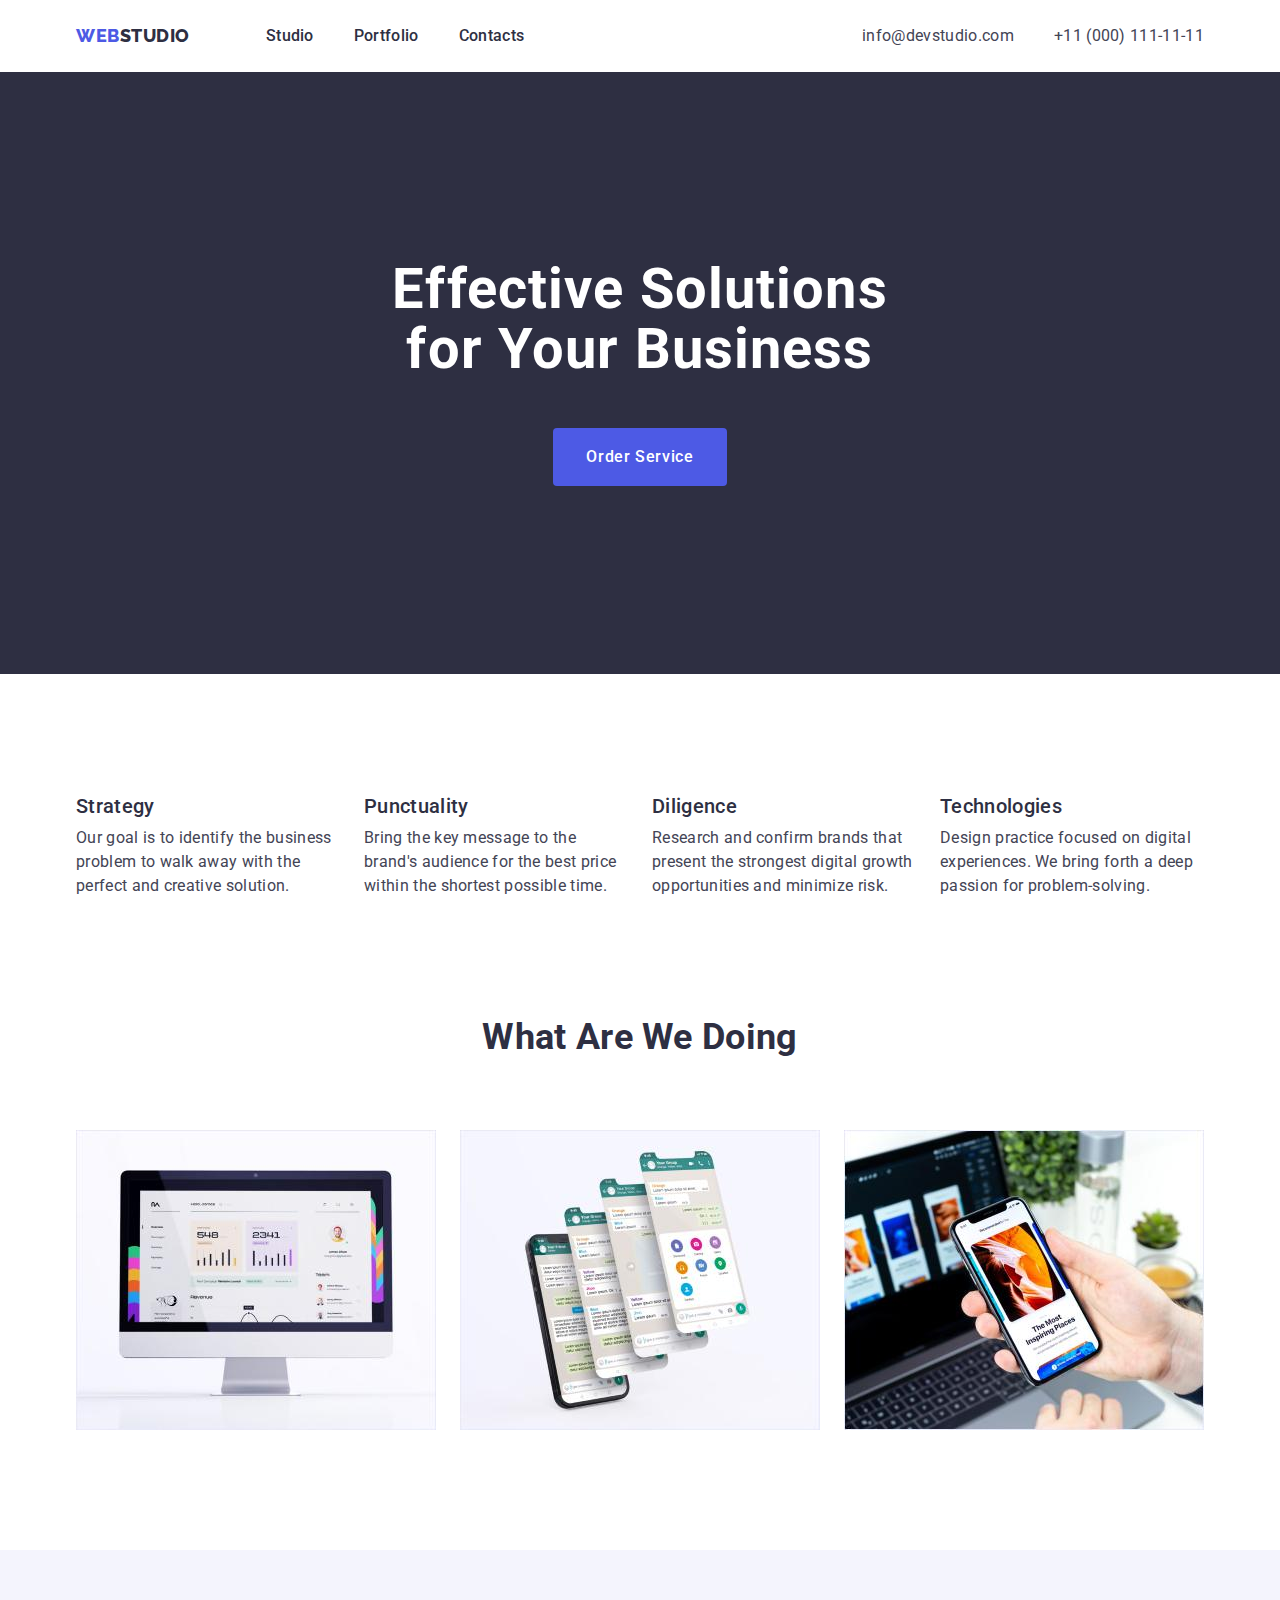
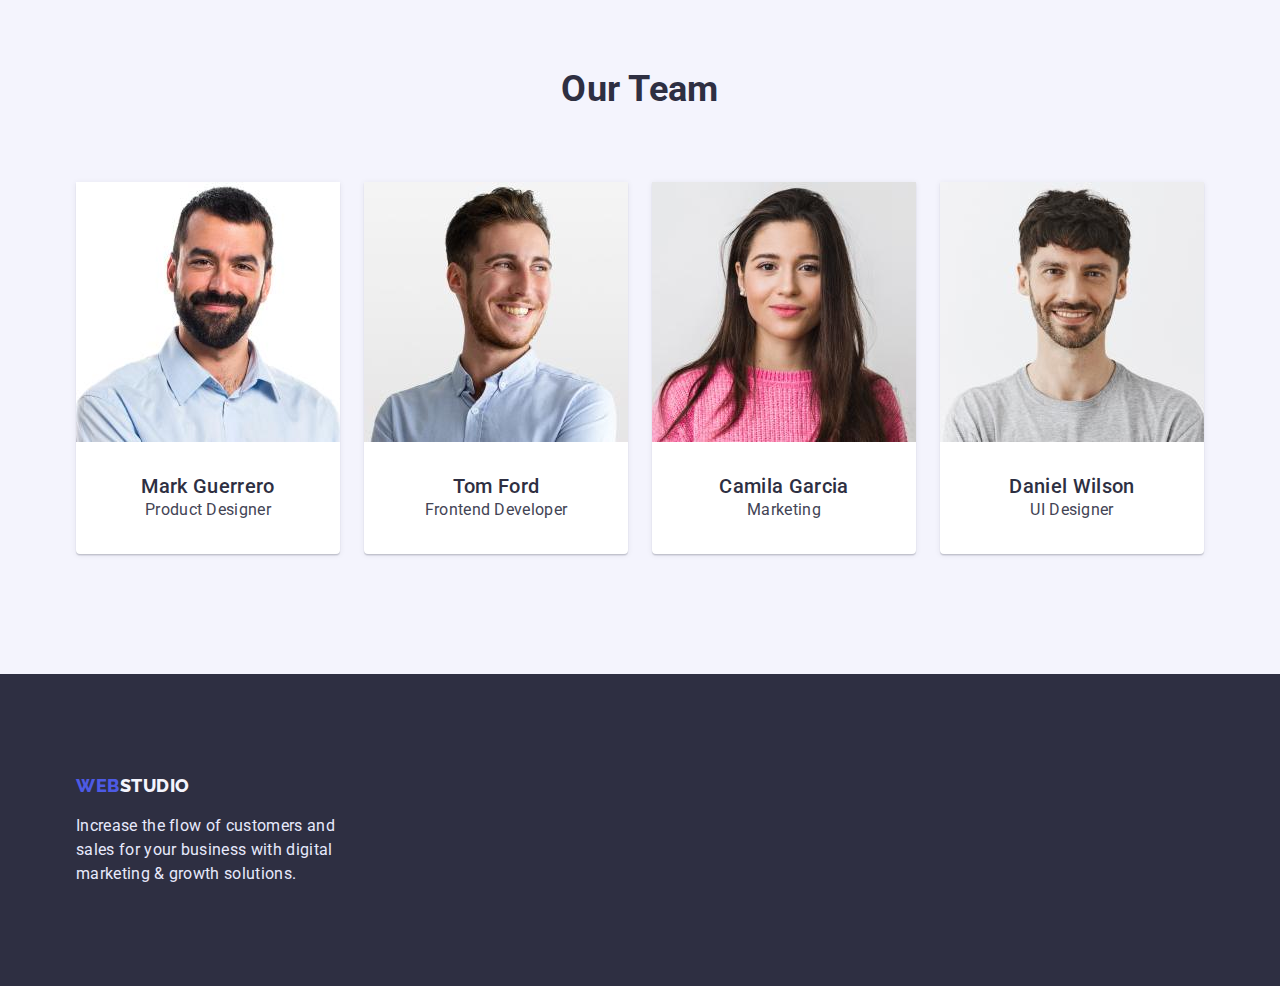
<file: index.html>
<!DOCTYPE html>
<html lang="en">
  <head>
    <meta charset="UTF-8">
    <meta http-equiv="X-UA-Compatible" content="IE=edge">
    <meta name="viewport" content="width=, initial-scale=1.0">
    <title>WEBSTUDIO</title>
    <link rel="preconnect" href="https://fonts.googleapis.com">
    <link rel="preconnect" href="https://fonts.gstatic.com" crossorigin>
    <link
      href="https://fonts.googleapis.com/css2?family=Raleway:wght@400;800&family=Roboto:wght@400;500;700;900&display=swap"
      rel="stylesheet">
      <link 
      rel="stylesheet" 
      href="https://cdn.jsdelivr.net/npm/modern-normalize@1.1.0/modern-normalize.min.css">
    <link rel="stylesheet" href="./css/styles.css">
  </head>
  <body>
    <!-- HEADER -->
    <header class="page-header">
      <div class="container header-div">
        <nav class="page-nav">
          <a class="logo logo-header link" href="./index.html"><span class="logo-web">Web</span>Studio</a>
          <ul class="menu-nav list">
            <li class="menu-item">
              <a class="menu-link link" href="./index.html">Studio</a>
            </li>
            <li class="menu-item">
              <a class="menu-link link" href="./portfolio.html">Portfolio</a>
            </li>
            <li class="menu-item">
              <a class="menu-link link" href="">Contacts</a>
            </li>
          </ul>
        </nav>
        <address class="address">
          <ul class="menu-address list">
            <li>
              <a class="contact-mail link" href="mailto:info@devstudio.com">info@devstudio.com</a>
            </li>
            <li>
              <a class="contact-phone-number link" href="tel:+110001111111">+11 (000) 111-11-11</a>
            </li>
          </ul>
        </address>
      </div>
    </header>
    <!-- /HEADER -->
    <main>
      <!-- HERO -->
      <section class="hero">
        <div class="container hero-div">
          <h1 class="hero-title">Effective Solutions for Your Business</h1>
          <button class="modal-btn" type="button">Order Service</button>
        </div>
      </section>
      <!-- /HERO -->
      <!-- BENEFITS -->
      <section>
        <div class="container benefits-div">
          <h2 hidden>Benefits</h2>
          <ul class="benefits-list list">
            <li class="benefits-item">
              <h3 class="frequently-header benefits-header">Strategy</h3>
              <p class="frequently-description">
                Our goal is to identify the business problem to walk away with the
                perfect and creative solution.
              </p>
            </li >
            <li class="benefits-item">
              <h3 class="frequently-header benefits-header">Punctuality</h3>
              <p class="frequently-description">
                Bring the key message to the brand's audience for the best price
                within the shortest possible time.
              </p>
            </li>
            <li class="benefits-item">
              <h3 class="frequently-header benefits-header">Diligence</h3>
              <p class="frequently-description">
                Research and confirm brands that present the strongest digital
                growth opportunities and minimize risk.
              </p>
            </li>
            <li class="benefits-item">
              <h3 class="frequently-header benefits-header">Technologies</h3>
              <p class="frequently-description">
                Design practice focused on digital experiences. We bring forth a
                deep passion for problem-solving.
              </p>
            </li>
          </ul>
        </div>
      </section>
      <!-- /BENEFITS -->
      <!-- WORK -->
      <section>
        <div class="container work-div">
          <h2 class="secondary-title work-title">What are we doing</h2>
            <ul class="work-list list">
              <li class="work-item">
                <img
                  src="./images/benefits/desktop.jpg"
                  alt="desktop application"
                  width="360"
                  height="300"
                >
              </li>
              <li class="work-item">
                <img
                  src="./images/benefits/mobapp.jpg"
                  alt="mobile application"
                  width="360"
                  height="300"
                >
              </li>
              <li class="work-item">
                <img
                  src="./images/benefits/design.jpg"
                  alt="design for your product"
                  width="360"
                  height="300"
                >
              </li>
            </ul>
        </div>
      </section>
      <!-- /WORK -->
      <!-- TEAM -->
      <section class="team-section">
        <div class="container team-div">
          <h2 class="secondary-title team-header">Our Team</h2>
          <ul class="team-list list">
            <li class="team-item">
              <img
                src="./images/staff/product-d.jpg"
                alt="Mark Guerrero"
                width="264"
                height="260"
              >
              <div class="team-item-div">
                <h3 class="frequently-header">Mark Guerrero</h3>
                <p class="frequently-description">Product Designer</p>
              </div>
            </li>
            <li class="team-item">
              <img
                src="./images/staff/front-dev.jpg"
                alt="Tom Ford"
                width="264"
                height="260"
              >
              <div class="team-item-div">              
                <h3 class="frequently-header">Tom Ford</h3>
                <p class="frequently-description">Frontend Developer</p>
              </div>
            </li>
            <li class="team-item">
              <img
                src="./images/staff/marketing.jpg"
                alt="Camila Garcia"
                width="264"
                height="260"
              >
              <div class="team-item-div">              
                <h3 class="frequently-header">Camila Garcia</h3>
                <p class="frequently-description">Marketing</p>
               </div>
            </li>
            <li class="team-item">
              <img
                src="./images/staff/designer.jpg"
                alt="Daniel Wilson"
                width="264"
                height="260"
              >
              <div class="team-item-div">
                <h3 class="frequently-header">Daniel Wilson</h3>
                <p class="frequently-description">UI Designer</p>
              </div>
            </li>
          </ul>
        </div>
      </section>
      <!-- /TEAM -->
    </main>
    <!-- FOOTER -->
    <footer class="footer-section">
      <div class="container footer-div">
        <a class="logo footer-logo link" href="./index.html"><span class="logo-web">Web</span>Studio</a>
        <p class="description-footer footer-text">
          Increase the flow of customers and sales for your business with digital
          marketing & growth solutions.
        </p>
      </div>
    </footer>
    <!-- /FOOTER -->
  </body>
</html>
</file>
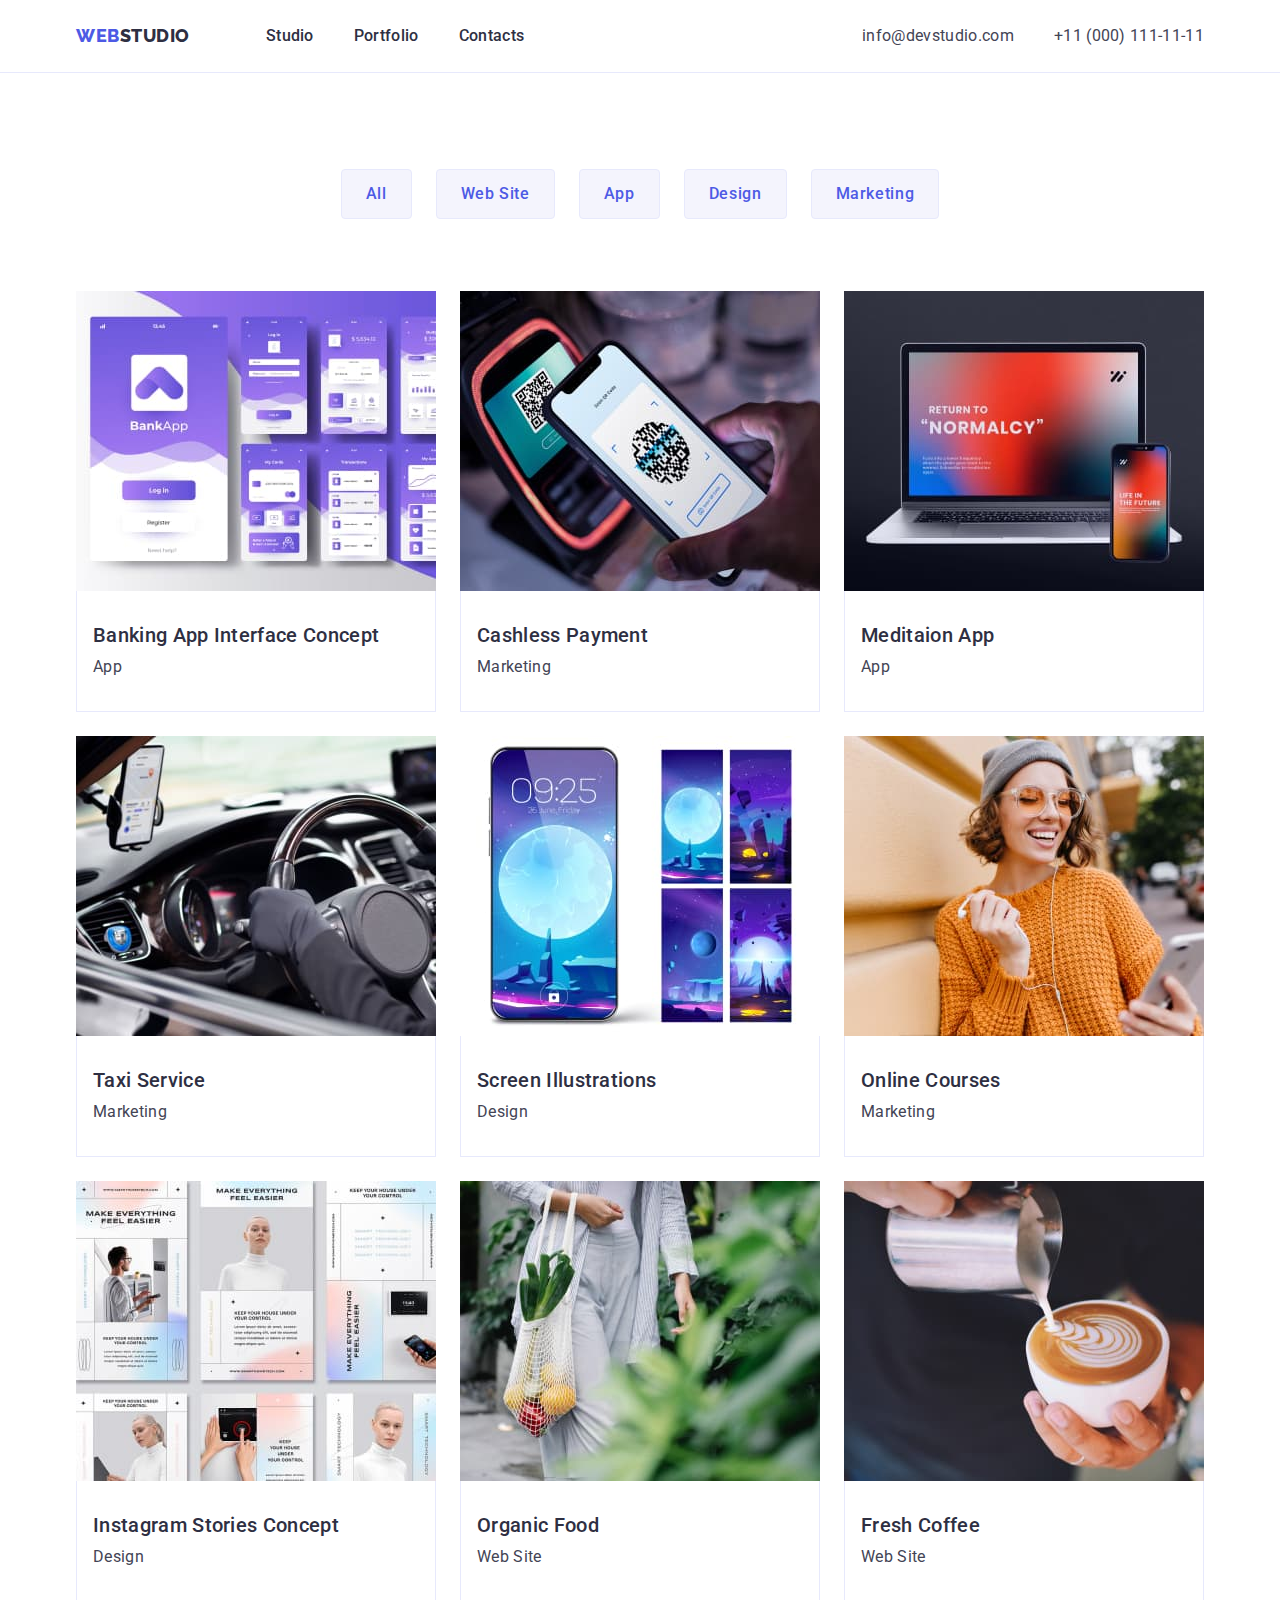
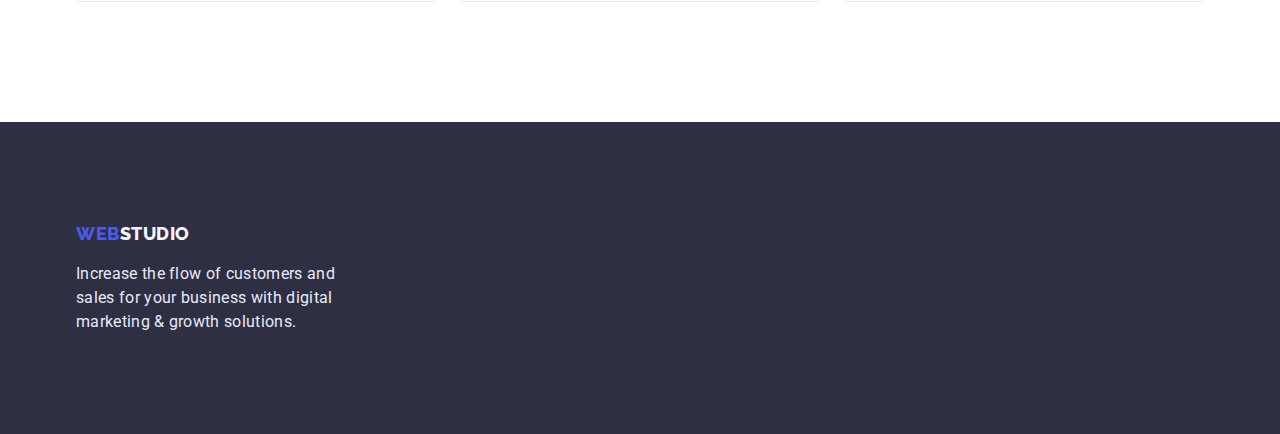
<file: portfolio.html>
<!DOCTYPE html>
<html lang="en">
  <head>
    <meta charset="UTF-8" />
    <meta http-equiv="X-UA-Compatible" content="IE=edge" />
    <meta name="viewport" content="width=, initial-scale=1.0" />
    <title>WEBSTUDIO</title>
    <link rel="preconnect" href="https://fonts.googleapis.com" />
    <link rel="preconnect" href="https://fonts.gstatic.com" crossorigin />
    <link
      href="https://fonts.googleapis.com/css2?family=Raleway:wght@400;800&family=Roboto:wght@400;500;700;900&display=swap"
      rel="stylesheet"
    />
    <link
      rel="stylesheet"
      href="https://cdn.jsdelivr.net/npm/modern-normalize@1.1.0/modern-normalize.min.css"
    />
    <link rel="stylesheet" href="./css/styles.css" />
  </head>
  <body>
    <!-- HEADER -->
    <header class="page-header header-line">
      <div class="container header-div">
        <nav class="page-nav">
          <a class="logo logo-header link" href="./index.html"
            ><span class="logo-web">Web</span>Studio</a
          >
          <ul class="menu-nav list">
            <li class="menu-item">
              <a class="menu-link link" href="./index.html">Studio</a>
            </li>
            <li class="menu-item">
              <a class="menu-link link" href="./portfolio.html">Portfolio</a>
            </li>
            <li class="menu-item">
              <a class="menu-link link" href="">Contacts</a>
            </li>
          </ul>
        </nav>
        <address class="address">
          <ul class="menu-address list">
            <li>
              <a class="contact-mail link" href="mailto:info@devstudio.com"
                >info@devstudio.com</a
              >
            </li>
            <li>
              <a class="contact-phone-number link" href="tel:+110001111111"
                >+11 (000) 111-11-11</a
              >
            </li>
          </ul>
        </address>
      </div>
    </header>
    <!-- /HEADER -->
    <!-- PORTFOLIO -->
    <main>
      <section class="portfolio-section">
        <div class="container porfolio-div">
          <ul class="buttons-list list">
            <li><button class="filter-btn" type="button">All</button></li>
            <li>
              <button class="filter-btn" type="button">Web Site</button>
            </li>
            <li><button class="filter-btn" type="button">App</button></li>
            <li><button class="filter-btn" type="button">Design</button></li>
            <li>
              <button class="filter-btn" type="button">Marketing</button>
            </li>
          </ul>
          <ul class="examples-list list">
            <li class="examples-item">
              <img
                src="./images/portfolio/bank-app.jpg"
                alt="bank application"
                width="360"
                height="300"
              />
              <div class="examples-item-div">
                <h2 class="frequently-header">
                  Banking App Interface Concept
                </h2>
                <p class="frequently-description examples-par">App</p>
              </div>
            </li>
            <li class="examples-item">
              <img
                src="./images/portfolio/cashless-pay.jpg"
                alt="pay application"
                width="360"
                height="300"
              />
              <div class="examples-item-div">
                <h2 class="frequently-header">Cashless Payment</h2>
                <p class="frequently-description examples-par">Marketing</p>
              </div>
            </li>
            <li class="examples-item">
              <img
                src="./images/portfolio/meditation-app.jpg"
                alt="meditation application"
                width="360"
                height="300"
              />
              <div class="examples-item-div">
                <h2 class="frequently-header">Meditaion App</h2>
                <p class="frequently-description examples-par">App</p>
              </div>
            </li>
            <li class="examples-item">
              <img
                src="./images/portfolio/taxi-ser.jpg"
                alt="taxi application"
                width="360"
                height="300"
              />
              <div class="examples-item-div">
                <h2 class="frequently-header">Taxi Service</h2>
                <p class="frequently-description examples-par">Marketing</p>
              </div>
            </li>
            <li class="examples-item">
              <img
                src="./images/portfolio/screen-ill.jpg"
                alt="screen application"
                width="360"
                height="300"
              />
              <div class="examples-item-div">
                <h2 class="frequently-header">Screen Illustrations</h2>
                <p class="frequently-description examples-par">Design</p>
              </div>
            </li>
            <li class="examples-item">
              <img
                src="./images/portfolio/online-courses.jpg"
                alt="online courses"
                width="360"
                height="300"
              />
              <div class="examples-item-div">
                <h2 class="frequently-header">Online Courses</h2>
                <p class="frequently-description examples-par">Marketing</p>
              </div>
            </li>
            <li class="examples-item">
              <img
                src="./images/portfolio/instagram.jpg"
                alt="stories for instagram"
                width="360"
                height="300"
              />
              <div class="examples-item-div">
                <h2 class="frequently-header">Instagram Stories Concept</h2>
                <p class="frequently-description examples-par">Design</p>
              </div>
            </li>
            <li class="examples-item">
              <img
                src="./images/portfolio/org-food.jpg"
                alt="organic food"
                width="360"
                height="300"
              />
              <div class="examples-item-div">
                <h2 class="frequently-header">Organic Food</h2>
                <p class="frequently-description examples-par">Web Site</p>
              </div>
            </li>
            <li class="examples-item">
              <img
                src="./images/portfolio/fresh-coffee.jpg"
                alt="fresh coffee"
                width="360"
                height="300"
              />
              <div class="examples-item-div">
                <h2 class="frequently-header examples-header">
                  Fresh Coffee
                </h2>
                <p class="frequently-description examples-par">Web Site</p>
              </div>
            </li>
          </ul>
        </div>
      </section>
    </main>
    <!-- /PORTFOLIO -->
    <!-- FOOTER -->
    <footer class="footer-section">
      <div class="container footer-div">
        <a class="logo footer-logo link" href="./index.html"
          ><span class="logo-web">Web</span>Studio</a
        >
        <p class="description-footer footer-text">
          Increase the flow of customers and sales for your business with
          digital marketing & growth solutions.
        </p>
      </div>
    </footer>
    <!-- /FOOTER -->
  </body>
</html>
</file>
<file: css/styles.css>
:root {
  --primary-font: 'Roboto', sans-serif;
  --secondary-font: 'Raleway', sans-serif;
  --iris-primary-color: #4d5ae5;
  --ocean-pressed-state-color: #404bbf;
  --navy-blue-dark-color: #2e2f42;
  --green-success-color: #31d0aa;
  --slate-body-text-color: #434455;
  --light-slate-ubtle-text-color: #8e8f99;
  --corn-flower-accent-color: #e7e9fc;
  --cloud-light-mode-color: #f4f4fd;
  --navy-blue-modal-overlay: #2e2f42;
  --grey-hero-image-background: #2e2f42;
  --clean-white: #ffffff;
}

h1,
h2,
h3,
h4,
p {
    margin-top: 0;
    margin-bottom: 0;
}

ul, ol {
    margin-top: 0;
    margin-bottom: 0;
    padding-left: 0;
}

img {
    display: block;
    max-width: 100%;
}

.list {
  list-style: none;
}

.link {
  text-decoration: none;
}

.container {
  width: 1158px;
  margin-left: auto;
  margin-right: auto;
  padding-left: 15px;
  padding-right: 15px;
}

body {
  letter-spacing: 0.02em;
  font-family: var(--primary-font);
  color: var(--slate-body-text-color);
}
/*=========================COMPONENTS=========================*/

.logo {
  font-family: var(--secondary-font);
  font-weight: 800;
  font-size: 18px;
  line-height: 1.33;
  letter-spacing: 0.03em;
  text-transform: uppercase;
  color: var(--navy-blue-dark-color);

}

.logo-web {
  color: var(--iris-primary-color);
}

.logo-web {
  color: #4d5ae5;
}

.frequently-header {
  font-weight: 500;
  font-size: 20px;
  line-height: 1.2;

  color: var(--navy-blue-dark-color);
}

.frequently-description {
  font-weight: 400;
  font-size: 16px;
  line-height: 1.5;

  color: var(--slate-body-text-color);
}

.secondary-title {
  font-size: 36px;
  line-height: 1.11;

  text-align: center;
  text-transform: capitalize;

  color: var(--navy-blue-dark-color);
}


/*=========================/COMPONENTS=========================*/

/*=========================HEADER=========================*/
.menu-link {
  font-weight: 500;
  font-size: 16px;
  line-height: 1.5;
  color: var(--navy-blue-dark-color);
}

.menu-link:hover,
.menu-link:focus {
  color: var(--ocean-pressed-state-color);
}

.contact-mail,
.contact-phone-number {
  font-size: 16px;
  font-style: normal;
  line-height: 1.5;
  color: var(--slate-body-text-color);
}

.contact-phone-number:hover,
.contact-phone-number:focus {
  color: var(--ocean-pressed-state-color);
}

.contact-mail:hover,
.contact-mail:focus {
  color: var(--ocean-pressed-state-color);
}

.contact-mail {
  margin-right: 40px;
}

.header-div {
  display: flex;
  align-items: center;
  padding-top: 24px;
  padding-bottom: 24px;
}

.page-nav {
  display: flex;
  align-items: center;
}

.menu-nav {
  display: flex;
  align-items: center;
}

.menu-address {
  display: flex;
  align-items: center;
}

.logo-header {
  margin-right: 76px;
}

.menu-item:not(:last-child) {
  margin-right: 40px;
}

.address {
  margin-left: auto;
}

/*=========================/HEADER=========================*/

/*=========================HERO=========================*/
.hero {
  background: var(--grey-hero-image-background); 
}
.hero-div {
  padding-top: 188px;
  padding-bottom: 188px;
}

.hero-title {
  font-size: 56px;
  line-height: 1.07;

  text-align: center;
  letter-spacing: 0.02em;

  color: var(--clean-white);
  margin-bottom: 48px;
  width: 496px;
  margin-left: auto;
  margin-right: auto;

}

.modal-btn {
  margin: 0 auto;
  display: block;

  padding-left: 32px;
  padding-right: 32px;
  padding-bottom: 16px;
  padding-top: 16px;

  font-family: var(--primary-font);
  font-weight: 500;
  font-size: 16px;
  line-height: 1.5;
  letter-spacing: 0.04em;

  background: var(--iris-primary-color);
  color: var(--clean-white);
  cursor: pointer;
  border-radius: 4px;
  border: 1px solid transparent;
  
}

.modal-btn:hover,
.modal-btn:focus {
  background: var(--ocean-pressed-state-color);
}

/*=========================/HERO=========================*/

/*=========================BENEFITS=========================*/

.benefits-div {
  display: flex;
  justify-content: center;

  padding-top: 120px;
  padding-bottom: 120px;
 
}

.benefits-list {
  display: flex;
  gap: 24px;
}

.benefits-list > .benefits-item {
  flex-basis: calc((100% - 3 * 24px) / 4)

}

.benefits-header {
  margin-bottom: 8px;
}

/*=========================/BENEFITS=========================*/

/*=========================WORK=========================*/

.work-div {
  padding-bottom: 120px;
}

.work-list {
  display: flex;
  gap: 24px;
}

.work-list > .work-item {
  flex-basis: calc((100% - 2 * 24px) / 3)
}

.work-title {
  margin-bottom: 72px;
}

/*=========================/WORK=========================*/

/*=========================TEAM=========================*/

.team-section {
  background: var(--cloud-light-mode-color);
}

.team-div {
  padding-bottom: 120px;
  padding-top: 120px;
}

.team-list {
  display: flex;
  gap: 24px;
}

.team-list > .team-item {
  flex-basis: calc((100% - 3 * 24px) / 4)
}

.team-header {
  margin-bottom: 72px;
}

.team-item-div {
  text-align: center;
  padding-top: 32px;
  padding-bottom: 32px;

}

.team-item {
  background: var(--clean-white);
  box-shadow: 0px 1px 6px rgba(46, 47, 66, 0.08), 0px 1px 1px rgba(46, 47, 66, 0.16), 0px 2px 1px rgba(46, 47, 66, 0.08);
  border-radius: 0px 0px 4px 4px;
}

/*=========================/TEAM=========================*/

/*=========================FOOTER=========================*/

.footer-section {
  background: var(--navy-blue-dark-color);
}

.footer-div {
  padding-top: 100px;
  padding-bottom: 100px;  
}

.description-footer {
  font-weight: 400;
  font-size: 16px;
  line-height: 1.5;

  color: var(--corn-flower-accent-color);
}

.footer-logo {
  color: var(--cloud-light-mode-color);
}

.footer-text {
  width: 264px;
  margin-top: 16px;

}



/*=========================/FOOTER=========================*/

/*=========================PORTFOLIO=========================*/

.header-line {
  border-bottom: 1px solid var(--corn-flower-accent-color);
}

.filter-btn {
  font-family: var(--primary-font);
  font-weight: 500;
  font-size: 16px;
  line-height: 1.5;
  color: var(--iris-primary-color);

  text-align: center;
  letter-spacing: 0.04em;
  background: var(--cloud-light-mode-color);

  cursor: pointer;
  border-radius: 4px;
  border: 1px solid var(--corn-flower-accent-color);

  padding-left: 24px;
  padding-right: 24px;
  padding-top: 12px;
  padding-bottom: 12px;

}

.filter-btn:hover,
.filter-btn:focus {
  color: var(--clean-white);
  background: var(--ocean-pressed-state-color);
  box-shadow: 0px 4px 4px rgba(0, 0, 0, 0.15);
}

.buttons-list {
  display: flex;
  justify-content: center;
  gap: 24px;

  padding-top: 96px;
  padding-bottom: 72px;
}

.examples-list {
  display: flex;
  flex-wrap: wrap;
  justify-content: center;
  gap: 24px;

  padding-bottom: 120px;
}

.examples-item {
  flex-basis: calc((100% - 2 * 24px) / 3)
}

.examples-par {
  margin-top: 8px;
}

.examples-item-div {
  padding-top: 32px;
  padding-bottom: 32px;
  padding-left: 16px;
  border-left: 1px solid var(--corn-flower-accent-color);
  border-right: 1px solid var(--corn-flower-accent-color);
  border-bottom: 1px solid var(--corn-flower-accent-color);
}
/*=========================/PORTFOLIO=========================*/
</file>
